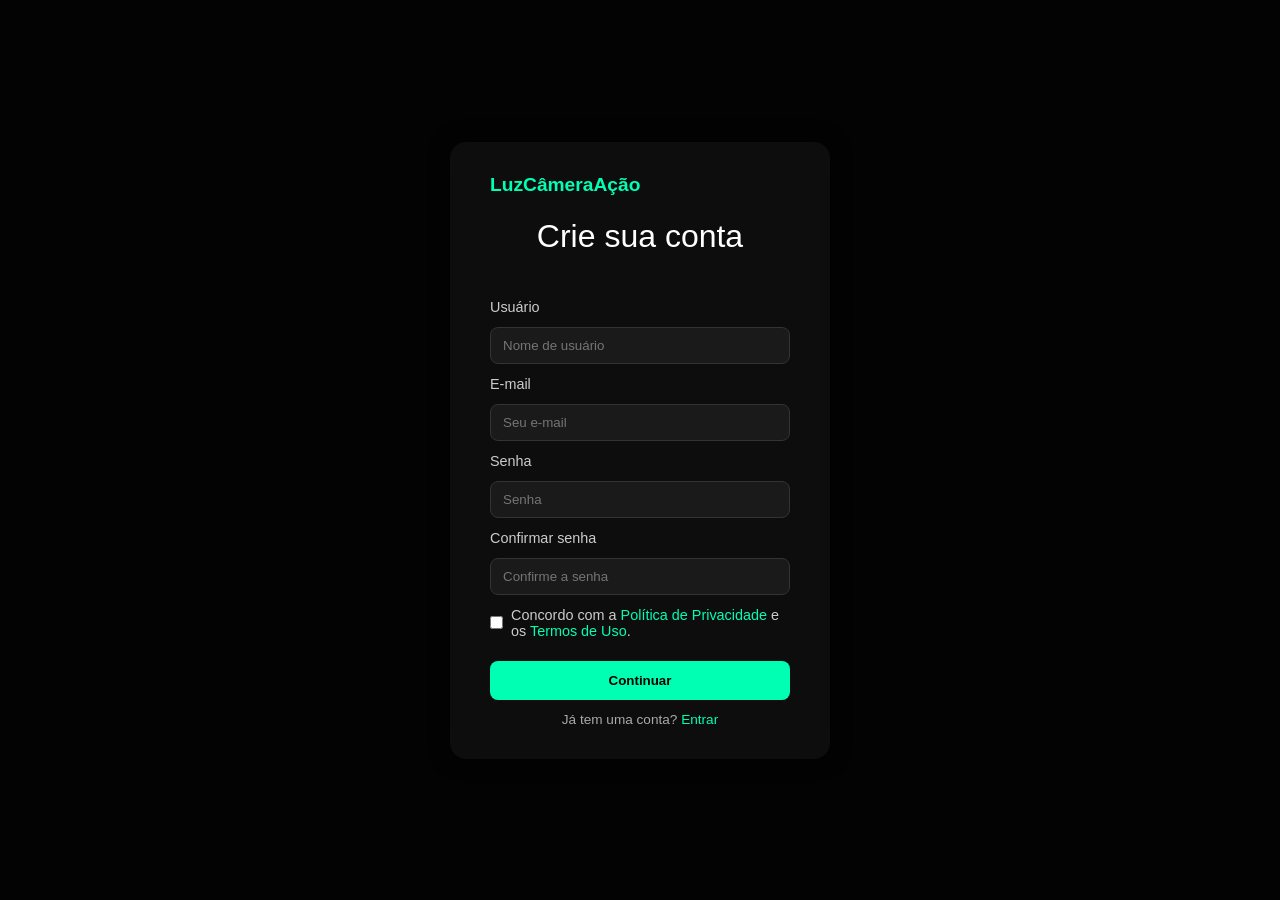
<file: pages/cadastro.html>
<!DOCTYPE html>
<html lang="pt-BR">
<head>
  <meta charset="UTF-8" />
  <meta name="viewport" content="width=device-width, initial-scale=1.0" />
  <title>LuzCâmeraAção - Cadastro</title>
  <link rel="stylesheet" href="../assets/css/style.css" />
</head>
<body>
  <div class="overlay">
    <form class="register-box">
      <div class="header">
        <h1 class="logo">LuzCâmeraAção</h1>
      </div>

      <h2>Crie sua conta</h2>

      <label>Usuário</label>
      <input type="text" placeholder="Nome de usuário" required />

      <label>E-mail</label>
      <input type="email" placeholder="Seu e-mail" required />

      <label>Senha</label>
      <input type="password" placeholder="Senha" required />

      <label>Confirmar senha</label>
      <input type="password" placeholder="Confirme a senha" required />

      <div class="terms">
        <input type="checkbox" id="agree" required />
        <label for="agree">
          Concordo com a <a href="#">Política de Privacidade</a> e os
          <a href="#">Termos de Uso</a>.
        </label>
      </div>

      <button type="submit" class="continue-btn">Continuar</button>

      <p class="login-text">
        Já tem uma conta? <a href="../index.html">Entrar</a>
      </p>
    </form>
  </div>
</body>
</html>
</file>
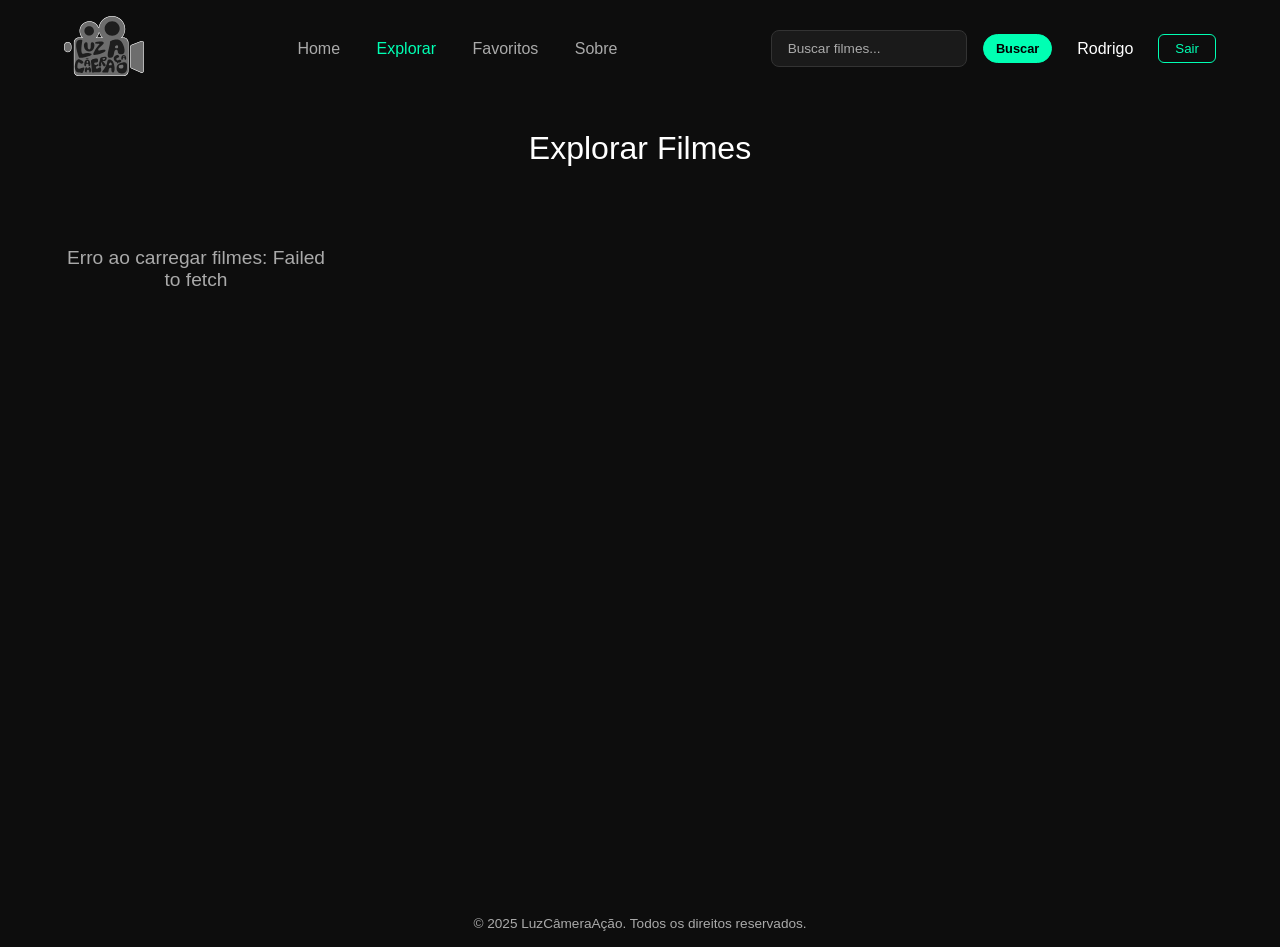
<file: pages/explorar.html>
<!DOCTYPE html>
<html lang="pt-BR">
<head>
  <meta charset="UTF-8">
  <meta name="viewport" content="width=device-width, initial-scale=1.0">
  <title>Explorar Filmes - LuzCâmeraAção</title>
  <link rel="stylesheet" href="../assets/css/style.css">
</head>
<body>
    <header class="navbar">
      <div class="logo" onclick="window.location.href='../index.html'"><img src="../assets/images/logo_doro.svg" alt="" class="logo_img"></div>
        <nav>
          <a href="../index.html">Home</a>
          <a href="../pages/explorar.html" class="active">Explorar</a>
          <a href="../pages/favoritos.html">Favoritos</a>
          <a href="../pages/sobre.html">Sobre</a>
        </nav>
        <div class="actions">
          <input 
            type="text" 
            id="searchInput" 
            placeholder=" Buscar filmes..." 
            class="search-bar"
          >
          <button class="search-btn" onclick="buscar()">Buscar</button>
          <span class="user-name" style="color: white; margin: 0 15px;">Rodrigo</span>
        </div>
      </header>

  <main>
    <h2>Explorar Filmes</h2>
    <div id="explorar-container" class="movie-grid">
      <p class="empty-state">Carregando filmes...</p>
    </div>
  </main>

  <footer>
    <p>© 2025 LuzCâmeraAção. Todos os direitos reservados.</p>
  </footer>

  <script src="../assets/js/api.js"></script>
  <script src="../assets/js/explorar.js"></script>
  <script>
        function buscar() {
      const termo = document.getElementById("searchInput").value.trim();
      if (termo) {
        window.location.href = `../pages/explorar.html?query=${encodeURIComponent(termo)}`;
      } else {
        window.location.href = `../pages/explorar.html`;
      }
    }
  </script>
</body>
</html>
</file>
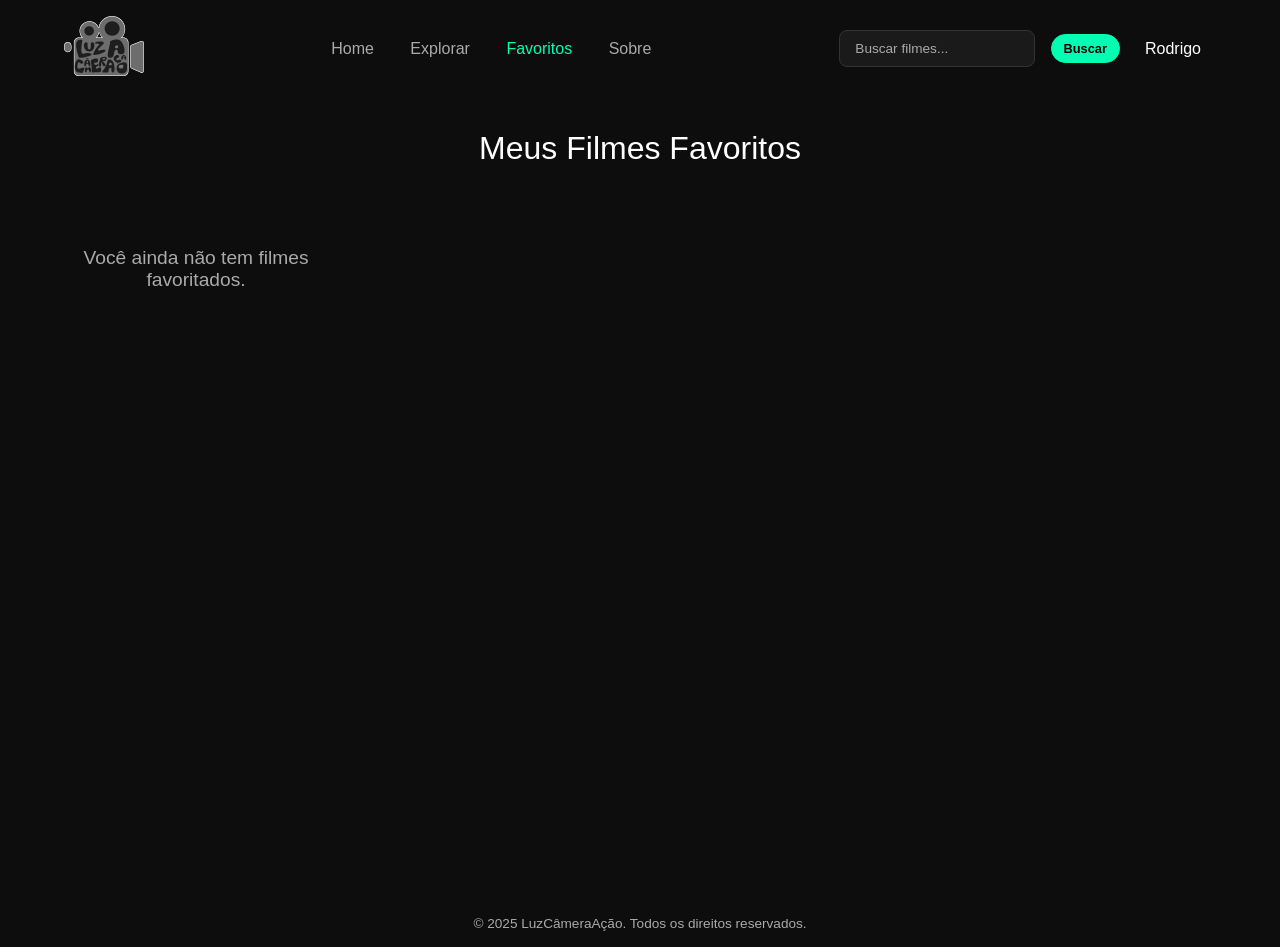
<file: pages/favoritos.html>
<!DOCTYPE html>
<html lang="pt-BR">
<head>
  <meta charset="UTF-8">
  <meta name="viewport" content="width=device-width, initial-scale=1.0">
  <title>Meus Favoritos - LuzCâmeraAção</title>
  <link rel="stylesheet" href="../assets/css/style.css">
  <style>
  </style>
</head>
<body>
    <header class="navbar">
      <div class="logo" onclick="window.location.href='/index.html'"><img src="../assets/images/logo_doro.svg" alt="" class="logo_img"></div>
        <nav>
          <a href="../index.html">Home</a>
          <a href="../pages/explorar.html">Explorar</a>
          <a href="../pages/favoritos.html" class="active">Favoritos</a>
          <a href="../pages/sobre.html">Sobre</a>
        </nav>
        <div class="actions">
          <input 
            type="text" 
            id="searchInput" 
            placeholder=" Buscar filmes..." 
            class="search-bar"
          >
          <button class="search-btn" onclick="buscar()">Buscar</button>
          <span class="user-name" style="color: white; margin: 0 15px;">Rodrigo</span>
        </div>
      </header>

  <main>
    <h2>Meus Filmes Favoritos</h2>
    <div id="favoritos-container" class="movie-grid">
      <p class="empty-state">Carregando seus filmes favoritos...</p>
    </div>
  </main>

  <footer>
    <p>© 2025 LuzCâmeraAção. Todos os direitos reservados.</p>
  </footer>

  <script src="../assets/js/api.js"></script>
  <script src="../assets/js/favoritos.js"></script>
</body>
</html>
</file>
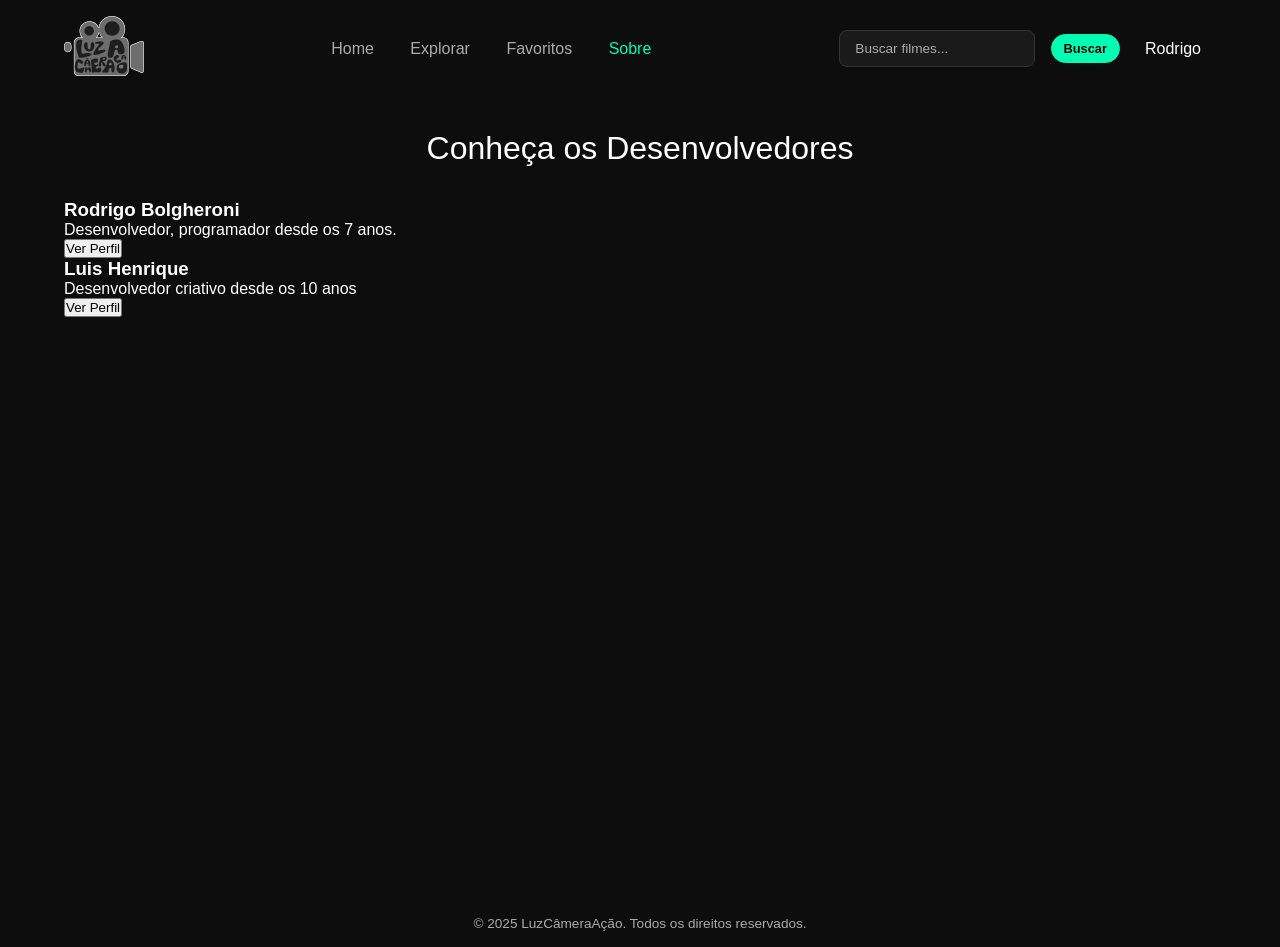
<file: pages/sobre.html>
<!DOCTYPE html>
<html lang="pt-BR">
<head>
  <meta charset="UTF-8" />
  <meta name="viewport" content="width=device-width, initial-scale=1.0" />
  <title>Sobre - LuzCâmeraAção</title>
  <link rel="stylesheet" href="../assets/css/style.css" />
</head>

<body>
  <header class="navbar">
    <div class="logo" onclick="window.location.href='/index.html'">
      <img src="../assets/images/logo_doro.svg" alt="" class="logo_img">
    </div>
    <nav>
      <a href="../index.html">Home</a>
      <a href="../pages/explorar.html">Explorar</a>
      <a href="../pages/favoritos.html">Favoritos</a>
      <a href="../pages/sobre.html" class="active">Sobre</a>
    </nav>
    <div class="actions">
      <input 
        type="text" 
        id="searchInput" 
        placeholder=" Buscar filmes..." 
        class="search-bar"
      >
      <button class="search-btn" onclick="buscar()">Buscar</button>
      <span class="user-name" style="color: white; margin: 0 15px;">Rodrigo</span>
    </div>
  </header>

  <main>
    <h2>Conheça os Desenvolvedores</h2>
    <div class="profiles">
      <div class="profile-card">
        <h3>Rodrigo Bolgheroni</h3>
        <p>Desenvolvedor, programador desde os 7 anos.</p>
        <button class="btn-profile" onclick="window.location.href='../pages/sobre-rodrigo/index.html'">
          Ver Perfil
        </button>
      </div>

      <div class="profile-card">
        <h3>Luis Henrique</h3>
        <p>Desenvolvedor criativo desde os 10 anos</p>
        <button class="btn-profile" onclick="window.location.href='../pages/sobre-luis/index.html'">
          Ver Perfil
        </button>
      </div>
    </div>
  </main>

  <footer>
    <p>© 2025 LuzCâmeraAção. Todos os direitos reservados.</p>
  </footer>

  <script>
    function buscar() {
      const termo = document.getElementById("searchInput").value.trim();
      if (termo) {
        window.location.href = `../pages/explorar.html?query=${encodeURIComponent(termo)}`;
      } else {
        window.location.href = `../pages/explorar.html`;
      }
    }
  </script>
</body>
</html>
</file>
<file: assets/css/style.css>
:root {
    /* 🎨 Paleta de cores */
    --color-bg-main: #0d0d0d;
    --color-bg-input: #1a1a1a;
    --color-bg-overlay: rgba(0, 0, 0, 0.75);
    --color-border: #333;
    --color-accent: #00ffb3;
    --color-accent-hover: #00cc90;
    --color-text-main: #ffffff;
    --color-text-muted: #aaaaaa;
    --color-text-label: #cccccc;
  }
  
  * {
    margin: 0;
    padding: 0;
    box-sizing: border-box;
    font-family: "Poppins", sans-serif;
  }
  
  /* === GERAL === */
  body {
    background: var(--color-bg-main);
    color: var(--color-text-main);
    overflow-x: hidden;
  }
  
  /* 🔹 Só centraliza quando tiver classe .auth-page (login/cadastro) */
  body.auth-page {
    height: 100vh;
    display: flex;
    justify-content: center;
    align-items: center;
  }
  
  /* === LOGIN / CADASTRO === */
  .overlay {
    background: var(--color-bg-overlay);
    position: absolute;
    width: 100%;
    height: 100%;
    display: flex;
    justify-content: center;
    align-items: center;
  }
  
  .register-box {
    background: var(--color-bg-main);
    padding: 2rem 2.5rem;
    border-radius: 16px;
    width: 380px;
    display: flex;
    flex-direction: column;
    gap: 12px;
    box-shadow: 0 0 20px rgba(0, 0, 0, 0.7);
  }
  
  .header {
    display: flex;
    justify-content: space-between;
    align-items: center;
  }
  
  .logo {
    font-size: 1.2rem;
    color: var(--color-accent);
  }
  
  .close-btn {
    background: transparent;
    border: none;
    color: var(--color-text-muted);
    font-size: 1.4rem;
    cursor: pointer;
    transition: color 0.2s;
  }
  .close-btn:hover {
    color: var(--color-text-main);
  }
  
  h2 {
    text-align: center;
    margin: 10px 0 20px;
    font-weight: 500;
  }
  
  label {
    font-size: 0.9rem;
    color: var(--color-text-label);
  }
  
  input[type="text"],
  input[type="email"],
  input[type="password"] {
    width: 100%;
    padding: 10px 12px;
    background: var(--color-bg-input);
    border: 1px solid var(--color-border);
    border-radius: 8px;
    color: var(--color-text-main);
    outline: none;
    transition: border-color 0.2s;
  }
  
  input:focus {
    border-color: var(--color-accent);
  }
  
  .terms {
    display: flex;
    align-items: center;
    gap: 8px;
    font-size: 0.85rem;
  }
  
  .terms a {
    color: var(--color-accent);
    text-decoration: none;
  }
  .terms a:hover {
    text-decoration: underline;
  }
  
  .continue-btn {
    background: var(--color-accent);
    color: #000;
    border: none;
    padding: 12px;
    border-radius: 8px;
    cursor: pointer;
    font-weight: 600;
    margin-top: 10px;
    transition: background 0.3s;
  }
  .continue-btn:hover {
    background: var(--color-accent-hover);
  }
  
  .login-text {
    text-align: center;
    font-size: 0.85rem;
    color: var(--color-text-muted);
  }
  .login-text a {
    color: var(--color-accent);
    text-decoration: none;
  }
  .login-text a:hover {
    text-decoration: underline;
  }
  
  /* ==== Opções extras login ==== */
  .options {
    display: flex;
    justify-content: space-between;
    align-items: center;
    margin-top: 8px;
    font-size: 0.85rem;
  }
  
  .options .remember {
    color: var(--color-text-label);
  }
  
  .options .forgot {
    color: var(--color-accent);
    text-decoration: none;
    transition: color 0.2s;
  }
  
  .options .forgot:hover {
    text-decoration: underline;
  }
  
  /* === HOME PAGE === */
  .navbar {
    width: 100%;
    padding: 1rem 4rem;
    background: var(--color-bg-main);
    display: flex;
    justify-content: space-between;
    align-items: center;
    position: fixed;
    top: 0;
    z-index: 100;
  }
  
  .navbar .logo {
    color: var(--color-accent);
    font-weight: 600;
    font-size: 1.2rem;
  }
  
  .navbar nav a {
    color: var(--color-text-muted);
    margin: 0 1rem;
    text-decoration: none;
    transition: color 0.3s;
  }
  .navbar nav a:hover,
  .navbar nav a.active {
    color: var(--color-accent);
  }
  
  .actions .btn {
    background: transparent;
    border: 1px solid var(--color-accent);
    color: var(--color-accent);
    padding: 6px 16px;
    border-radius: 6px;
    cursor: pointer;
    transition: all 0.3s;
  }
  .actions .btn:hover {
    background: var(--color-accent);
    color: #000;
  }
  .actions .btn-primary {
    background: var(--color-accent);
    color: #000;
    margin-left: 10px;
  }
  .actions .btn-primary:hover {
    background: var(--color-accent-hover);
  }
  
  /* === HERO === */
  .hero {
    margin-top: 80px;
    height: 80vh;
    width: 100%;
    display: flex;
    align-items: center;
    justify-content: flex-start;
    padding-left: 6rem;
    background: linear-gradient(
        to right,
        rgba(0, 0, 0, 0.9) 30%,
        rgba(0, 0, 0, 0.2)
      ),
      url('/assets/images/starwars.png') center/cover no-repeat;
    background-size: cover;
  }
  
  .hero-content {
    max-width: 550px;
    color: var(--color-text-main);
  }
  
  .hero h1 {
    font-size: 2rem;
    margin-bottom: 1rem;
  }
  
  .hero p {
    font-size: 0.95rem;
    color: var(--color-text-label);
    margin-bottom: 1.5rem;
    line-height: 1.4;
  }
  
  .hero-buttons .btn {
    background: var(--color-accent);
    color: #000;
    padding: 10px 18px;
    border-radius: 8px;
    border: none;
    cursor: pointer;
    margin-right: 10px;
    font-weight: 600;
    transition: background 0.3s;
  }
  .hero-buttons .btn:hover {
    background: var(--color-accent-hover);
  }
  
  /* === BRANDS === */
  .brands {
    display: flex;
    justify-content: center;
    align-items: center;
    gap: 2rem;
    padding: 2rem 0;
    background: var(--color-bg-main);
  }
  
  .brands img {
    height: 40px;
    opacity: 0.8;
    transition: opacity 0.2s;
  }
  .brands img:hover {
    opacity: 1;
  }
  
  /* === MOVIES === */
  .movies {
    background: #0b0b0b;
    padding: 3rem 5rem;
  }
  
  .movies h2 {
    margin-bottom: 1.5rem;
    color: var(--color-text-main);
  }
  
  .movie-grid {
    display: grid;
    grid-template-columns: repeat(auto-fit, minmax(180px, 1fr));
    gap: 1.5rem;
  }
  
  .movie-card {
    background: var(--color-bg-main);
    border-radius: 10px;
    overflow: hidden;
    transition: transform 0.3s;
    cursor: pointer;
  }
  .movie-card:hover {
    transform: scale(1.05);
  }
  .movie-card img {
    width: 100%;
    height: 450px;
    object-fit: cover;
  }
  .movie-card h3 {
    margin: 0.5rem;
    font-size: 1rem;
  }
  .movie-card p {
    margin: 0.5rem;
    font-size: 0.85rem;
    color: var(--color-text-label);
  }
  
  /* === FOOTER === */
  footer {
    background: var(--color-bg-main);
    text-align: center;
    padding: 1.2rem;
    color: var(--color-text-muted);
    font-size: 0.85rem;
  }
  .stars-selection span {
    cursor: pointer;
    font-size: 22px;
    color: #777; 
    transition: color 0.2s ease;
  }
  
  .stars-selection span:hover {
    color: gold;
  }
  
  .stars-selection span.selected {
    color: gold; /* estrelas clicadas ficam douradas */
  }

  .stars-selection {
    display: flex;
    gap: 4px;
  }
  
  .stars-selection span {
    cursor: pointer;
    font-size: 22px;
    color: #777; /* estrelas apagadas */
    transition: color 0.2s ease;
  }
  
  .stars-selection span:hover,
  .stars-selection span:hover ~ span {
    color: #777; /* evita todas ficarem douradas ao passar o mouse */
  }
  

  
  .stars-selection span.selected {
    color: gold; /* estrelas selecionadas */
  }

  main {
    padding: 120px 5%;
    background: var(--color-bg-main);
    color: var(--color-text-main);
    min-height: 100vh;
  }

  h2 {
    font-size: 2rem;
    margin-bottom: 2rem;
    text-align: center;
    color: var(--color-text-main);
  }

  .movie-grid {
    display: grid;
    grid-template-columns: repeat(auto-fill, minmax(220px, 1fr));
    gap: 2rem;
    justify-items: center;
    padding-bottom: 3rem;
  }

  .movie-card {
    background: rgba(255, 255, 255, 0.05);
    border-radius: 15px;
    overflow: hidden;
    text-align: center;
    width: 220px;
    transition: all 0.3s ease;
    box-shadow: 0 0 10px rgba(255, 255, 255, 0.05);
    position: relative;
  }

  .movie-card:hover {
    transform: translateY(-5px) scale(1.03);
    box-shadow: 0 0 15px rgba(255, 255, 255, 0.1);
  }

  .movie-card img {
    width: 100%;
    height: 320px;
    object-fit: cover;
    border-bottom: 1px solid rgba(255, 255, 255, 0.1);
  }

  .movie-card h3 {
    font-size: 1.1rem;
    margin: 0.8rem 0 0.3rem;
  }

  .movie-card p {
    font-size: 0.9rem;
    color: var(--color-text-muted);
    margin-bottom: 0.5rem;
  }

  .stars-selection {
    margin: 0.5rem 0;
    display: flex;
    justify-content: center;
    gap: 3px;
  }

  .stars-selection span {
    cursor: pointer;
    font-size: 1.2rem;
    transition: color 0.2s;
    color: #777;
  }

  .stars-selection span.selected {
    color: gold;
  }

  .btn-favorite {
    background: transparent;
    border: 1px solid rgba(255, 255, 255, 0.2);
    border-radius: 20px;
    color: white;
    padding: 6px 12px;
    font-size: 0.9rem;
    margin-bottom: 10px;
    cursor: pointer;
    transition: all 0.3s ease;
  }

  .btn-favorite:hover {
    background: rgba(255, 255, 255, 0.1);
  }

  .empty-state {
    text-align: center;
    font-size: 1.2rem;
    color: var(--color-text-muted);
    margin-top: 3rem;
  }

  footer {
    text-align: center;
    padding: 1rem;
    background: var(--color-bg-main);
    color: var(--color-text-muted);
  }
  /* 🔍 Seção de Pesquisa */
.search-section {
  background: #0d0d0d;
  color: white;
  padding: 40px 20px;
  text-align: center;
  border-bottom: 1px solid rgba(255, 255, 255, 0.1);
}

.search-container {
  display: flex;
  justify-content: center;
  align-items: center;
  gap: 10px;
  max-width: 600px;
  margin: 0 auto 30px;
}

#search-input {
  flex: 1;
  padding: 12px 15px;
  border-radius: 8px;
  border: none;
  outline: none;
  font-size: 1rem;
}

#search-button {
  padding: 12px 20px;
  border-radius: 8px;
  background: #e50914;
  color: white;
  border: none;
  cursor: pointer;
  font-weight: bold;
  transition: all 0.3s ease;
}

#search-button:hover {
  background: #f40612;
  transform: scale(1.05);
}

/* Resultados da pesquisa */
#search-results {
  display: grid;
  grid-template-columns: repeat(auto-fill, minmax(180px, 1fr));
  gap: 20px;
  justify-content: center;
}

.search-section h3 {
  margin-top: 40px;
  color: #ccc;
}

  
.search-bar {
  width: 120px; /* tamanho base mais discreto */
  padding: 6px 10px;
  border: 1px solid var(--color-border);
  border-radius: 16px;
  background: var(--color-bg-input);
  color: var(--color-text-main);
  outline: none;
  font-size: 0.85rem;
  transition: all 0.25s ease;
}

.search-bar::placeholder {
  color: var(--color-text-muted);
}

.search-bar:focus {
  width: 180px; /* cresce um pouco, mas continua proporcional */
  border-color: var(--color-accent);
  background: var(--color-bg-main);
}

.search-btn {
  margin-left: 6px;
  padding: 6px 12px;
  border: 1px solid var(--color-accent);
  border-radius: 16px;
  background: var(--color-accent);
  color: #000;
  font-size: 0.8rem;
  font-weight: 600;
  cursor: pointer;
  transition: all 0.25s ease;
}

.search-btn:hover {
  background: var(--color-accent-hover);
  transform: scale(1.03);
}

.actions {
  display: flex;
  align-items: center;
  gap: 10px;
}
.logo_img{
  max-width: 80px;
}
</file>
